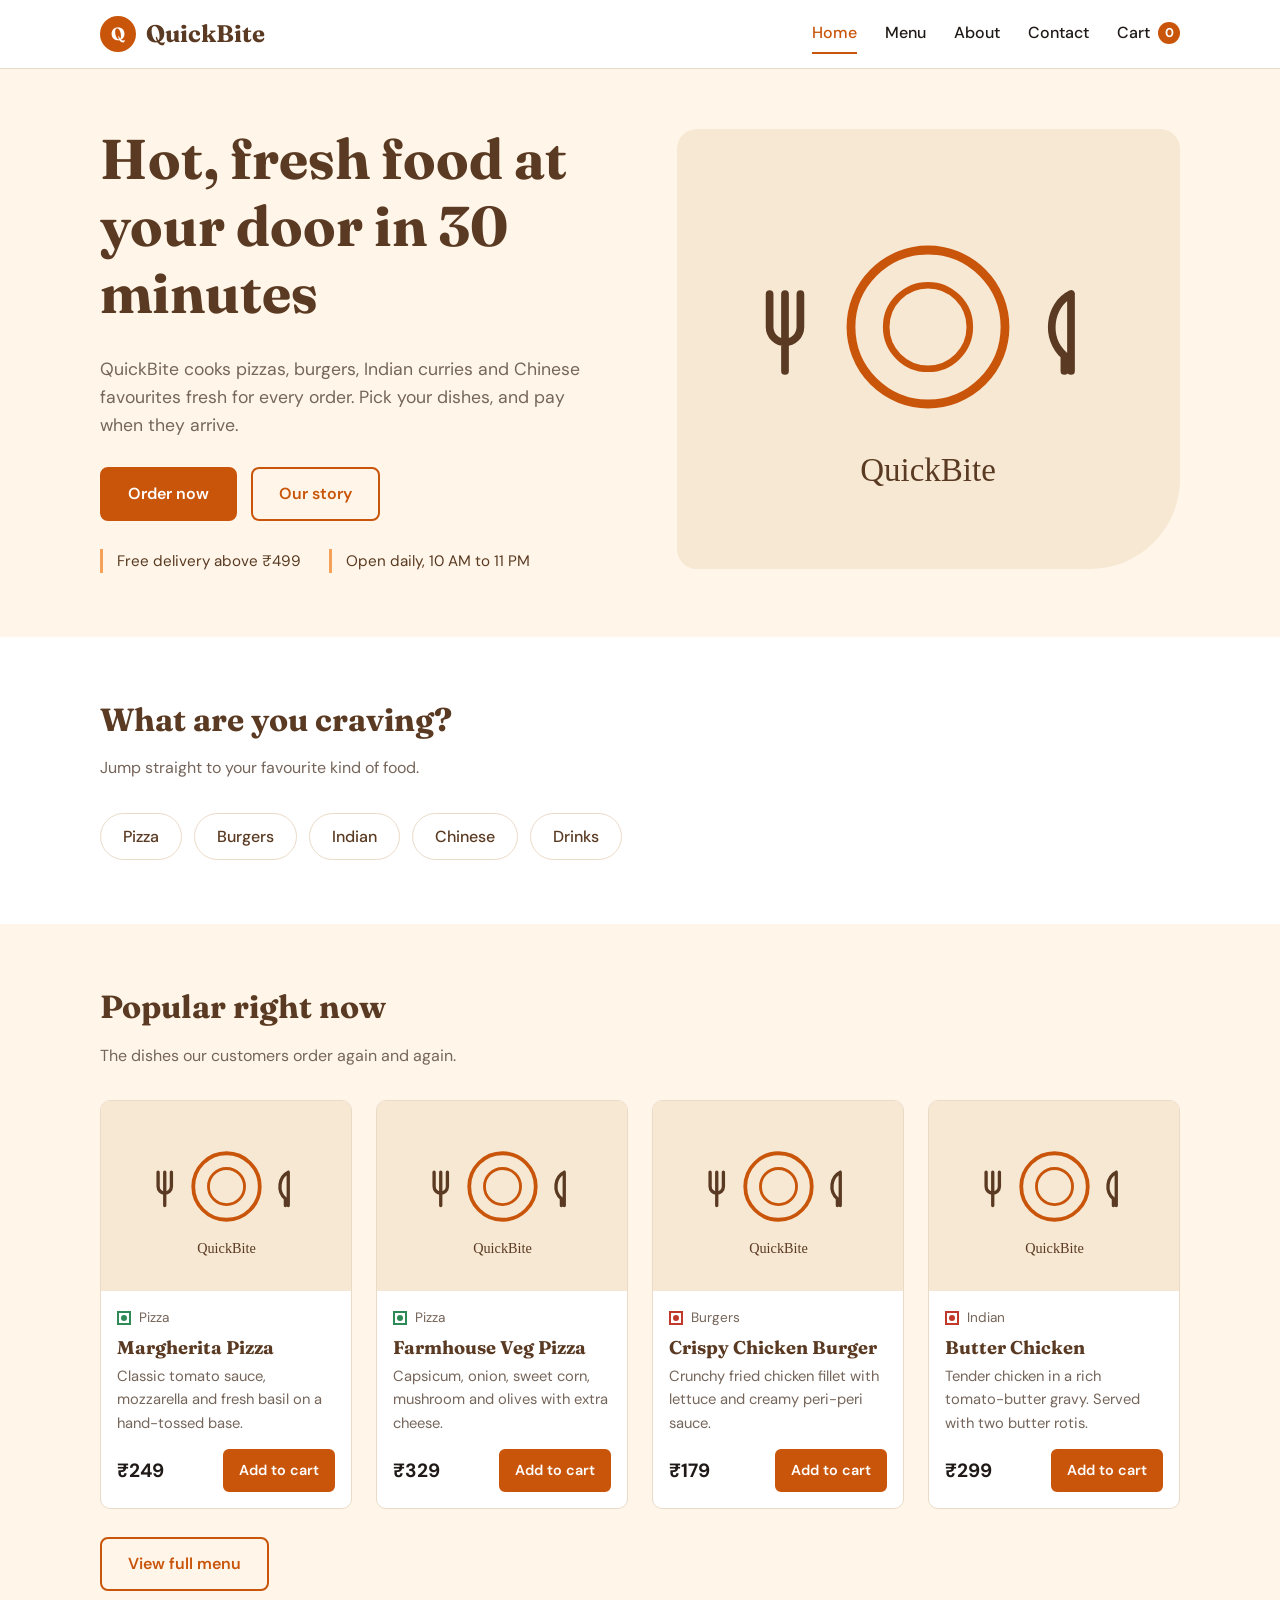
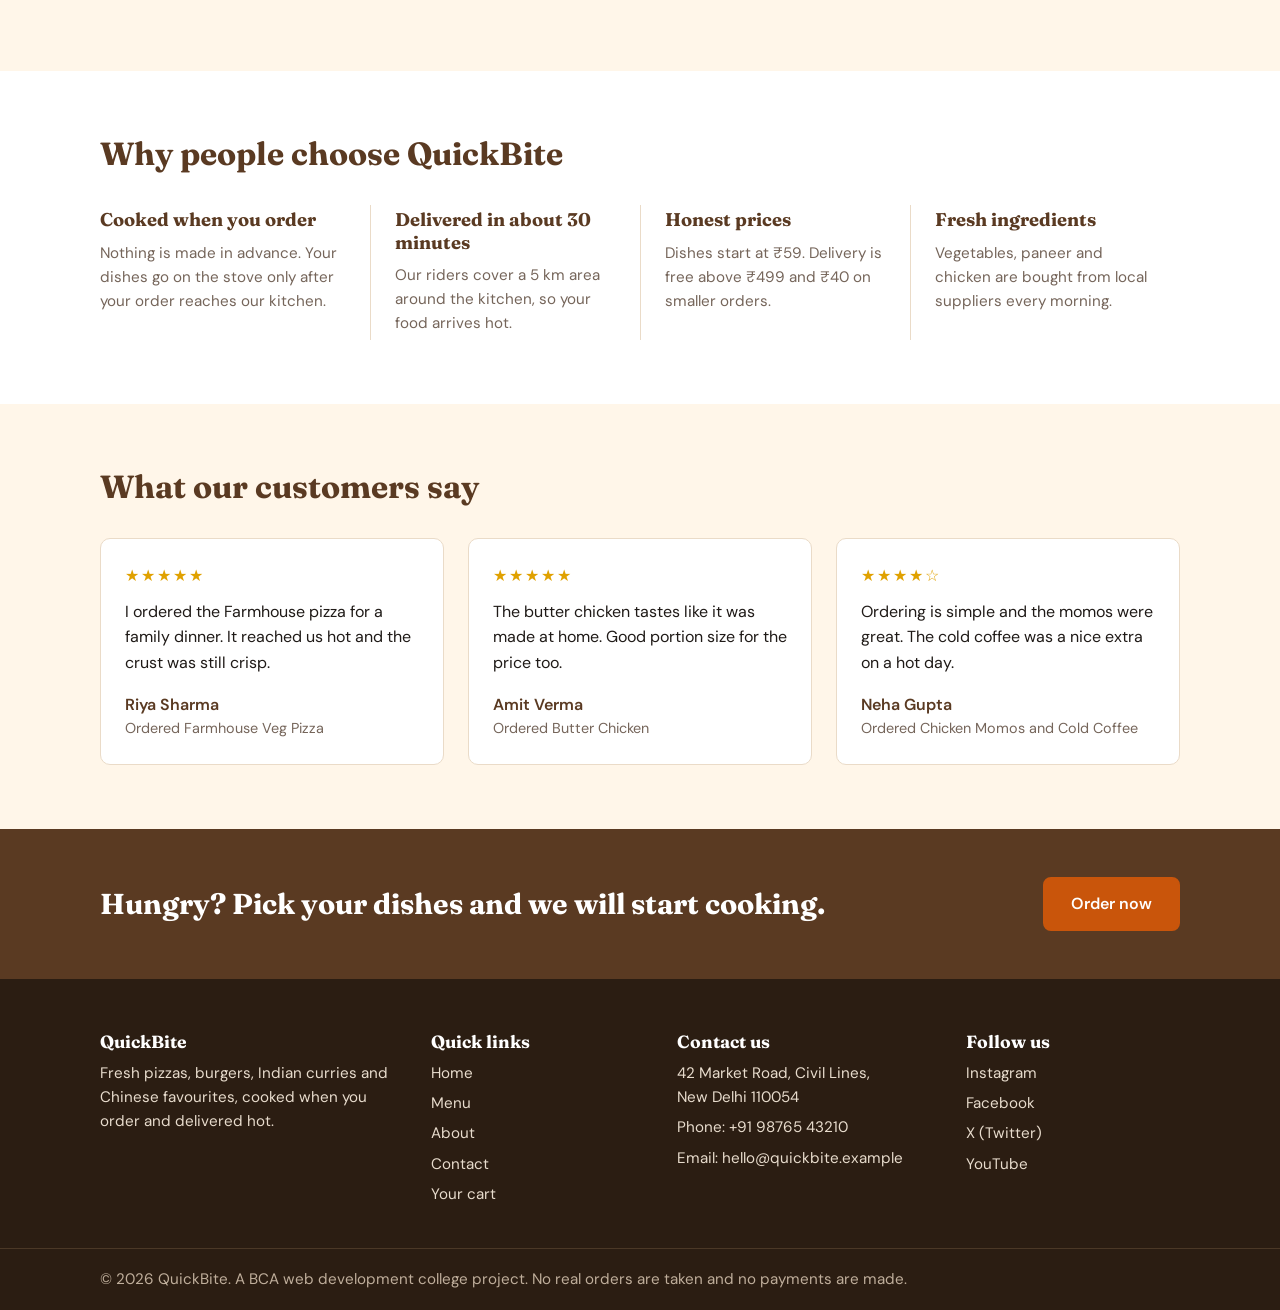
<file: index.html>
<!DOCTYPE html>
<html lang="en">
<head>
  <meta charset="UTF-8">
  <meta name="viewport" content="width=device-width, initial-scale=1.0">
  <title>QuickBite | Online Food Ordering</title>
  <meta name="description" content="Order pizza, burgers, Indian and Chinese food online from QuickBite. Fresh food delivered in about 30 minutes.">
  <link rel="icon" type="image/svg+xml" href="images/favicon.svg">
  <link rel="preconnect" href="https://fonts.googleapis.com">
  <link rel="preconnect" href="https://fonts.gstatic.com" crossorigin>
  <link href="https://fonts.googleapis.com/css2?family=DM+Sans:wght@400;500;700&family=Fraunces:wght@600;700&display=swap" rel="stylesheet">
  <link rel="stylesheet" href="css/style.css">
</head>
<body>
  <header class="site-header">
    <div class="container header-inner">
      <a href="index.html" class="logo" aria-label="QuickBite home">
        <span class="logo-mark">Q</span>
        QuickBite
      </a>

      <button type="button" class="nav-toggle" id="navToggle" aria-expanded="false" aria-controls="mainNav">Menu</button>

      <nav class="main-nav" id="mainNav" aria-label="Main navigation">
        <a href="index.html" class="active" aria-current="page">Home</a>
        <a href="menu.html">Menu</a>
        <a href="about.html">About</a>
        <a href="contact.html">Contact</a>
        <a href="cart.html" class="nav-cart">Cart <span class="cart-count" aria-label="items in cart">0</span></a>
      </nav>
    </div>
  </header>

  <main>
    <!-- Hero -->
    <section class="hero">
      <div class="container hero-inner">
        <div>
          <h1>Hot, fresh food at your door in 30 minutes</h1>
          <p>QuickBite cooks pizzas, burgers, Indian curries and Chinese favourites fresh for every order. Pick your dishes, and pay when they arrive.</p>
          <div class="hero-buttons">
            <a href="menu.html" class="btn">Order now</a>
            <a href="about.html" class="btn btn-outline">Our story</a>
          </div>
          <ul class="hero-facts">
            <li>Free delivery above &#8377;499</li>
            <li>Open daily, 10 AM to 11 PM</li>
          </ul>
        </div>
        <div class="hero-image">
          <img src="https://images.unsplash.com/photo-1504674900247-0877df9cc836?auto=format&fit=crop&w=900&q=80" alt="A table spread with freshly cooked dishes" width="900" height="440">
        </div>
      </div>
    </section>

    <!-- Browse by category -->
    <section class="section">
      <div class="container">
        <div class="section-head">
          <h2>What are you craving?</h2>
          <p>Jump straight to your favourite kind of food.</p>
        </div>
        <div class="category-links">
          <a href="menu.html?category=pizza">Pizza</a>
          <a href="menu.html?category=burgers">Burgers</a>
          <a href="menu.html?category=indian">Indian</a>
          <a href="menu.html?category=chinese">Chinese</a>
          <a href="menu.html?category=drinks">Drinks</a>
        </div>
      </div>
    </section>

    <!-- Popular food (cards are created by script.js) -->
    <section class="section section-alt">
      <div class="container">
        <div class="section-head">
          <h2>Popular right now</h2>
          <p>The dishes our customers order again and again.</p>
        </div>
        <div class="food-grid" id="popularGrid"></div>
        <p class="section-link"><a href="menu.html" class="btn btn-outline">View full menu</a></p>
      </div>
    </section>

    <!-- Why choose us -->
    <section class="section">
      <div class="container">
        <div class="section-head">
          <h2>Why people choose QuickBite</h2>
        </div>
        <div class="features">
          <div class="feature">
            <h3>Cooked when you order</h3>
            <p>Nothing is made in advance. Your dishes go on the stove only after your order reaches our kitchen.</p>
          </div>
          <div class="feature">
            <h3>Delivered in about 30 minutes</h3>
            <p>Our riders cover a 5 km area around the kitchen, so your food arrives hot.</p>
          </div>
          <div class="feature">
            <h3>Honest prices</h3>
            <p>Dishes start at &#8377;59. Delivery is free above &#8377;499 and &#8377;40 on smaller orders.</p>
          </div>
          <div class="feature">
            <h3>Fresh ingredients</h3>
            <p>Vegetables, paneer and chicken are bought from local suppliers every morning.</p>
          </div>
        </div>
      </div>
    </section>

    <!-- Customer reviews -->
    <section class="section section-alt">
      <div class="container">
        <div class="section-head">
          <h2>What our customers say</h2>
        </div>
        <div class="reviews">
          <figure class="review">
            <div class="stars" role="img" aria-label="5 out of 5 stars">&#9733;&#9733;&#9733;&#9733;&#9733;</div>
            <blockquote>I ordered the Farmhouse pizza for a family dinner. It reached us hot and the crust was still crisp.</blockquote>
            <figcaption>Riya Sharma<span>Ordered Farmhouse Veg Pizza</span></figcaption>
          </figure>
          <figure class="review">
            <div class="stars" role="img" aria-label="5 out of 5 stars">&#9733;&#9733;&#9733;&#9733;&#9733;</div>
            <blockquote>The butter chicken tastes like it was made at home. Good portion size for the price too.</blockquote>
            <figcaption>Amit Verma<span>Ordered Butter Chicken</span></figcaption>
          </figure>
          <figure class="review">
            <div class="stars" role="img" aria-label="4 out of 5 stars">&#9733;&#9733;&#9733;&#9733;&#9734;</div>
            <blockquote>Ordering is simple and the momos were great. The cold coffee was a nice extra on a hot day.</blockquote>
            <figcaption>Neha Gupta<span>Ordered Chicken Momos and Cold Coffee</span></figcaption>
          </figure>
        </div>
      </div>
    </section>

    <!-- Call to action -->
    <section class="cta-band">
      <div class="container cta-inner">
        <h2>Hungry? Pick your dishes and we will start cooking.</h2>
        <a href="menu.html" class="btn">Order now</a>
      </div>
    </section>
  </main>
  <footer class="site-footer">
    <div class="container footer-grid">
      <div>
        <h3>QuickBite</h3>
        <p>Fresh pizzas, burgers, Indian curries and Chinese favourites, cooked when you order and delivered hot.</p>
      </div>
      <div>
        <h3>Quick links</h3>
        <ul>
          <li><a href="index.html">Home</a></li>
          <li><a href="menu.html">Menu</a></li>
          <li><a href="about.html">About</a></li>
          <li><a href="contact.html">Contact</a></li>
          <li><a href="cart.html">Your cart</a></li>
        </ul>
      </div>
      <div>
        <h3>Contact us</h3>
        <p>42 Market Road, Civil Lines,<br>New Delhi 110054</p>
        <p>Phone: <a href="tel:+919876543210">+91 98765 43210</a></p>
        <p>Email: <a href="mailto:hello@quickbite.example">hello@quickbite.example</a></p>
      </div>
      <div>
        <h3>Follow us</h3>
        <ul>
          <li><a href="https://www.instagram.com" target="_blank" rel="noopener">Instagram</a></li>
          <li><a href="https://www.facebook.com" target="_blank" rel="noopener">Facebook</a></li>
          <li><a href="https://x.com" target="_blank" rel="noopener">X (Twitter)</a></li>
          <li><a href="https://www.youtube.com" target="_blank" rel="noopener">YouTube</a></li>
        </ul>
      </div>
    </div>
    <div class="footer-bottom">
      <div class="container">
        <p>&copy; <span id="year">2026</span> QuickBite. A BCA web development college project. No real orders are taken and no payments are made.</p>
      </div>
    </div>
  </footer>

  <script src="js/script.js"></script>
</body>
</html>
</file>
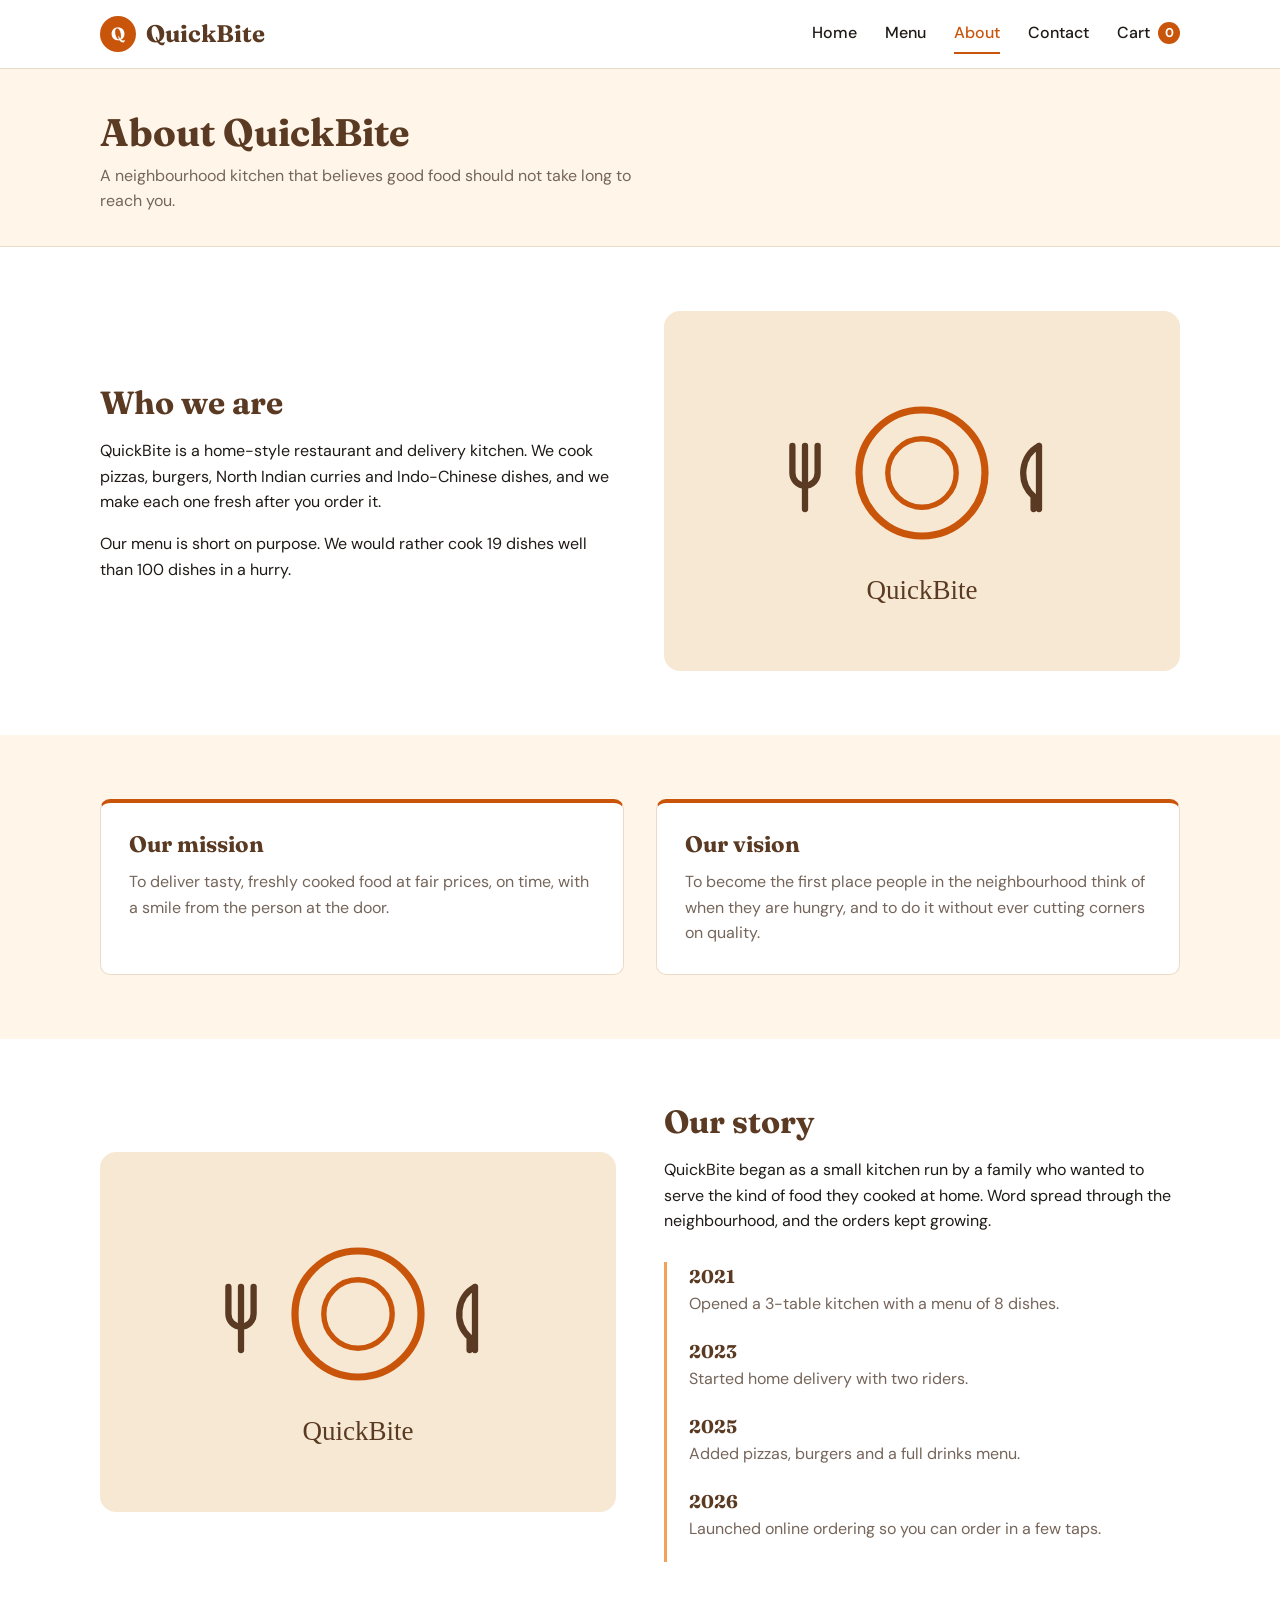
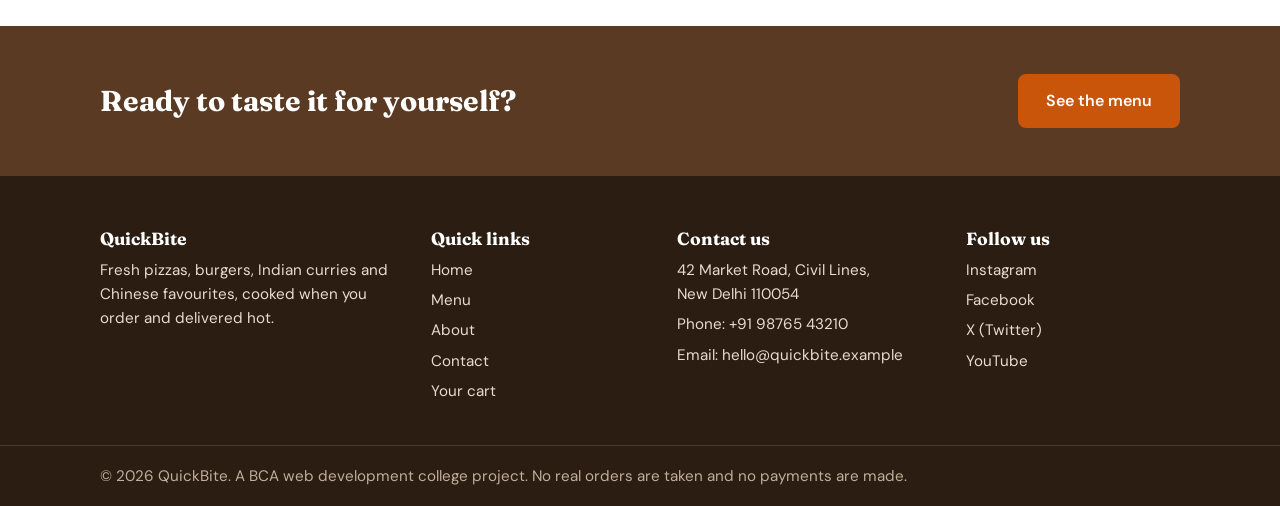
<file: about.html>
<!DOCTYPE html>
<html lang="en">
<head>
  <meta charset="UTF-8">
  <meta name="viewport" content="width=device-width, initial-scale=1.0">
  <title>About Us | QuickBite</title>
  <meta name="description" content="Learn about QuickBite, our mission, vision and story.">
  <link rel="icon" type="image/svg+xml" href="images/favicon.svg">
  <link rel="preconnect" href="https://fonts.googleapis.com">
  <link rel="preconnect" href="https://fonts.gstatic.com" crossorigin>
  <link href="https://fonts.googleapis.com/css2?family=DM+Sans:wght@400;500;700&family=Fraunces:wght@600;700&display=swap" rel="stylesheet">
  <link rel="stylesheet" href="css/style.css">
</head>
<body>
  <header class="site-header">
    <div class="container header-inner">
      <a href="index.html" class="logo" aria-label="QuickBite home">
        <span class="logo-mark">Q</span>
        QuickBite
      </a>

      <button type="button" class="nav-toggle" id="navToggle" aria-expanded="false" aria-controls="mainNav">Menu</button>

      <nav class="main-nav" id="mainNav" aria-label="Main navigation">
        <a href="index.html">Home</a>
        <a href="menu.html">Menu</a>
        <a href="about.html" class="active" aria-current="page">About</a>
        <a href="contact.html">Contact</a>
        <a href="cart.html" class="nav-cart">Cart <span class="cart-count" aria-label="items in cart">0</span></a>
      </nav>
    </div>
  </header>

  <main>
    <section class="page-header">
      <div class="container">
        <h1>About QuickBite</h1>
        <p>A neighbourhood kitchen that believes good food should not take long to reach you.</p>
      </div>
    </section>

    <section class="section">
      <div class="container split">
        <div>
          <h2>Who we are</h2>
          <p>QuickBite is a home-style restaurant and delivery kitchen. We cook pizzas, burgers, North Indian curries and Indo-Chinese dishes, and we make each one fresh after you order it.</p>
          <p>Our menu is short on purpose. We would rather cook 19 dishes well than 100 dishes in a hurry.</p>
        </div>
        <img src="https://images.unsplash.com/photo-1414235077428-338989a2e8c0?auto=format&fit=crop&w=800&q=80" alt="Plated dishes ready to be served" loading="lazy">
      </div>
    </section>

    <section class="section section-alt">
      <div class="container two-col">
        <div class="info-block">
          <h3>Our mission</h3>
          <p>To deliver tasty, freshly cooked food at fair prices, on time, with a smile from the person at the door.</p>
        </div>
        <div class="info-block">
          <h3>Our vision</h3>
          <p>To become the first place people in the neighbourhood think of when they are hungry, and to do it without ever cutting corners on quality.</p>
        </div>
      </div>
    </section>

    <section class="section">
      <div class="container split">
        <img src="https://images.unsplash.com/photo-1517248135467-4c7edcad34c4?auto=format&fit=crop&w=800&q=80" alt="Warm, comfortable restaurant seating" loading="lazy">
        <div class="story">
          <h2>Our story</h2>
          <p>QuickBite began as a small kitchen run by a family who wanted to serve the kind of food they cooked at home. Word spread through the neighbourhood, and the orders kept growing.</p>
          <ul class="milestones">
            <li><strong>2021</strong><span>Opened a 3-table kitchen with a menu of 8 dishes.</span></li>
            <li><strong>2023</strong><span>Started home delivery with two riders.</span></li>
            <li><strong>2025</strong><span>Added pizzas, burgers and a full drinks menu.</span></li>
            <li><strong>2026</strong><span>Launched online ordering so you can order in a few taps.</span></li>
          </ul>
        </div>
      </div>
    </section>

    <section class="cta-band">
      <div class="container cta-inner">
        <h2>Ready to taste it for yourself?</h2>
        <a href="menu.html" class="btn">See the menu</a>
      </div>
    </section>
  </main>
  <footer class="site-footer">
    <div class="container footer-grid">
      <div>
        <h3>QuickBite</h3>
        <p>Fresh pizzas, burgers, Indian curries and Chinese favourites, cooked when you order and delivered hot.</p>
      </div>
      <div>
        <h3>Quick links</h3>
        <ul>
          <li><a href="index.html">Home</a></li>
          <li><a href="menu.html">Menu</a></li>
          <li><a href="about.html">About</a></li>
          <li><a href="contact.html">Contact</a></li>
          <li><a href="cart.html">Your cart</a></li>
        </ul>
      </div>
      <div>
        <h3>Contact us</h3>
        <p>42 Market Road, Civil Lines,<br>New Delhi 110054</p>
        <p>Phone: <a href="tel:+919876543210">+91 98765 43210</a></p>
        <p>Email: <a href="mailto:hello@quickbite.example">hello@quickbite.example</a></p>
      </div>
      <div>
        <h3>Follow us</h3>
        <ul>
          <li><a href="https://www.instagram.com" target="_blank" rel="noopener">Instagram</a></li>
          <li><a href="https://www.facebook.com" target="_blank" rel="noopener">Facebook</a></li>
          <li><a href="https://x.com" target="_blank" rel="noopener">X (Twitter)</a></li>
          <li><a href="https://www.youtube.com" target="_blank" rel="noopener">YouTube</a></li>
        </ul>
      </div>
    </div>
    <div class="footer-bottom">
      <div class="container">
        <p>&copy; <span id="year">2026</span> QuickBite. A BCA web development college project. No real orders are taken and no payments are made.</p>
      </div>
    </div>
  </footer>

  <script src="js/script.js"></script>
</body>
</html>
</file>
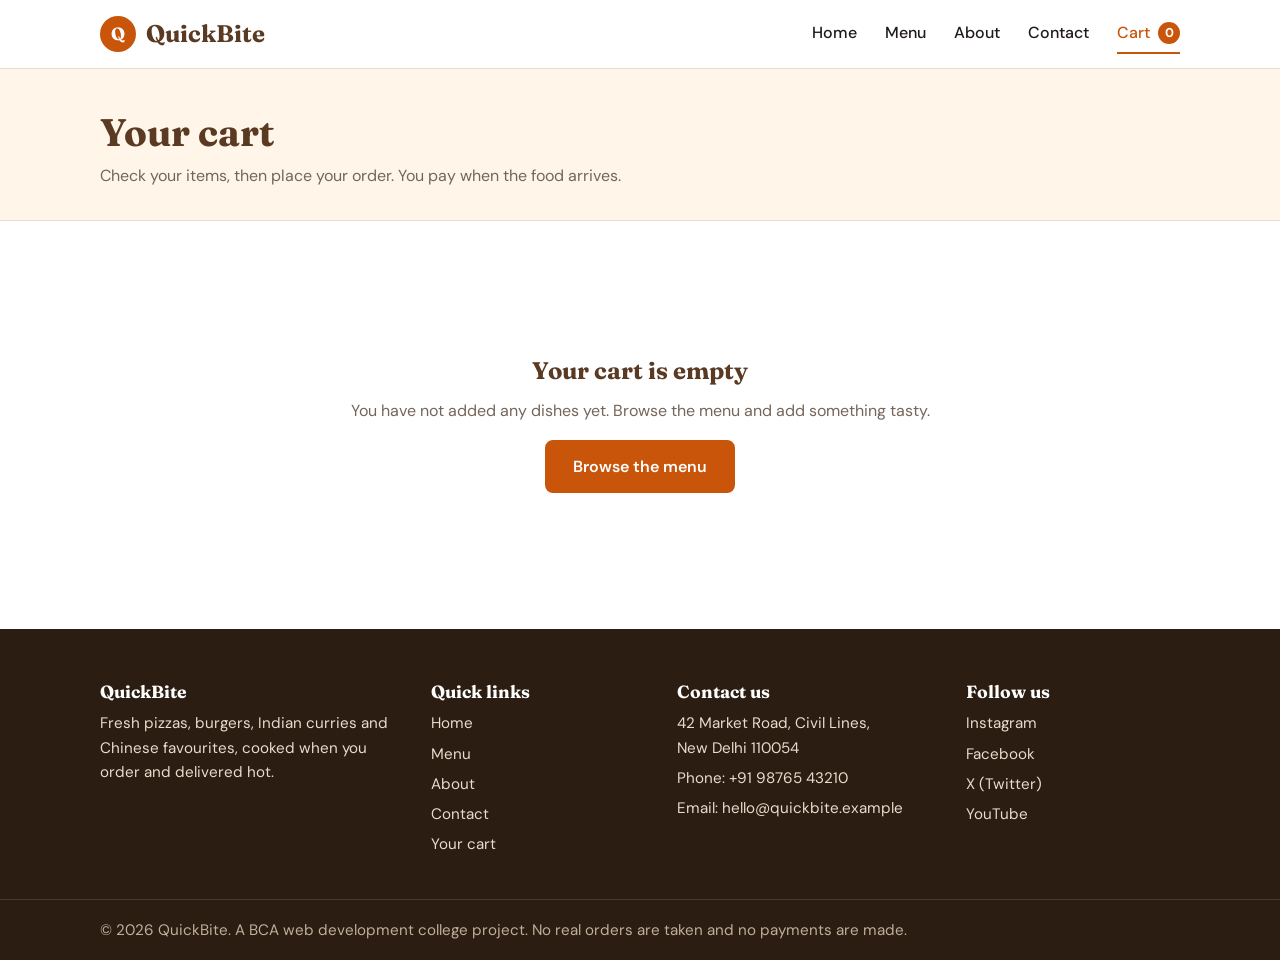
<file: cart.html>
<!DOCTYPE html>
<html lang="en">
<head>
  <meta charset="UTF-8">
  <meta name="viewport" content="width=device-width, initial-scale=1.0">
  <title>Your Cart | QuickBite</title>
  <meta name="description" content="Review your QuickBite order and check out.">
  <link rel="icon" type="image/svg+xml" href="images/favicon.svg">
  <link rel="preconnect" href="https://fonts.googleapis.com">
  <link rel="preconnect" href="https://fonts.gstatic.com" crossorigin>
  <link href="https://fonts.googleapis.com/css2?family=DM+Sans:wght@400;500;700&family=Fraunces:wght@600;700&display=swap" rel="stylesheet">
  <link rel="stylesheet" href="css/style.css">
</head>
<body>
  <header class="site-header">
    <div class="container header-inner">
      <a href="index.html" class="logo" aria-label="QuickBite home">
        <span class="logo-mark">Q</span>
        QuickBite
      </a>

      <button type="button" class="nav-toggle" id="navToggle" aria-expanded="false" aria-controls="mainNav">Menu</button>

      <nav class="main-nav" id="mainNav" aria-label="Main navigation">
        <a href="index.html">Home</a>
        <a href="menu.html">Menu</a>
        <a href="about.html">About</a>
        <a href="contact.html">Contact</a>
        <a href="cart.html" class="nav-cart active" aria-current="page">Cart <span class="cart-count" aria-label="items in cart">0</span></a>
      </nav>
    </div>
  </header>

  <main>
    <section class="page-header">
      <div class="container">
        <h1 id="cartHeading">Your cart</h1>
        <p>Check your items, then place your order. You pay when the food arrives.</p>
      </div>
    </section>

    <section class="section">
      <div class="container">

        <!-- Shown when the cart has no items -->
        <div class="empty-cart" id="cartEmpty" hidden>
          <h2>Your cart is empty</h2>
          <p>You have not added any dishes yet. Browse the menu and add something tasty.</p>
          <a href="menu.html" class="btn">Browse the menu</a>
        </div>

        <!-- Shown when the cart has items -->
        <div id="cartContent" hidden>
          <div class="cart-layout">
            <ul id="cartItems"></ul>

            <aside class="summary-box" aria-label="Order summary">
              <h2>Order summary</h2>
              <div class="summary-row"><span>Subtotal</span><span id="subtotal">&#8377;0</span></div>
              <div class="summary-row"><span>Delivery</span><span id="delivery">&#8377;0</span></div>
              <div class="summary-row total"><span>Total</span><span id="total">&#8377;0</span></div>
              <p class="free-note" id="freeNote"></p>
              <button type="button" class="btn btn-block" id="checkoutBtn">Proceed to checkout</button>
            </aside>
          </div>

          <!-- Checkout form (revealed by the checkout button) -->
          <section class="checkout-box" id="checkoutSection" hidden>
            <h2>Delivery details</h2>
            <form id="checkoutForm" novalidate>
              <div class="form-group">
                <label for="customerName">Full name</label>
                <input type="text" id="customerName" name="customerName" autocomplete="name">
                <span class="error-msg" id="customerNameError"></span>
              </div>

              <div class="form-group">
                <label for="customerPhone">Mobile number</label>
                <input type="tel" id="customerPhone" name="customerPhone" placeholder="10-digit number" autocomplete="tel" inputmode="numeric">
                <span class="error-msg" id="customerPhoneError"></span>
              </div>

              <div class="form-group">
                <label for="customerAddress">Delivery address</label>
                <textarea id="customerAddress" name="customerAddress" rows="3" placeholder="House number, street, area, landmark" autocomplete="street-address"></textarea>
                <span class="error-msg" id="customerAddressError"></span>
              </div>

              <fieldset class="payment-options">
                <legend>Payment method</legend>
                <label><input type="radio" name="payment" value="Cash on Delivery" checked> Cash on Delivery</label>
                <label><input type="radio" name="payment" value="UPI on Delivery"> UPI on Delivery</label>
                <label><input type="radio" name="payment" value="Card on Delivery"> Card on Delivery</label>
              </fieldset>

              <button type="submit" class="btn">Place order</button>
            </form>
          </section>
        </div>

        <!-- Shown after a successful order -->
        <div class="confirmation" id="orderConfirmation" hidden>
          <div class="confirm-tick" aria-hidden="true">&#10003;</div>
          <h2>Thank you, <span id="confName"></span>!</h2>
          <p>Your order has been placed. Your order ID is:</p>
          <div class="order-id" id="confId"></div>
          <div class="confirm-details">
            <p><strong>Amount to pay:</strong> <span id="confTotal"></span></p>
            <p><strong>Payment:</strong> <span id="confPayment"></span></p>
            <p><strong>Delivering to:</strong> <span id="confAddress"></span></p>
            <p><strong>Estimated time:</strong> 30 to 40 minutes</p>
          </div>
          <p><small>This is a demo project, so no real order has been placed.</small></p>
          <a href="menu.html" class="btn">Order something else</a>
        </div>

      </div>
    </section>
  </main>
  <footer class="site-footer">
    <div class="container footer-grid">
      <div>
        <h3>QuickBite</h3>
        <p>Fresh pizzas, burgers, Indian curries and Chinese favourites, cooked when you order and delivered hot.</p>
      </div>
      <div>
        <h3>Quick links</h3>
        <ul>
          <li><a href="index.html">Home</a></li>
          <li><a href="menu.html">Menu</a></li>
          <li><a href="about.html">About</a></li>
          <li><a href="contact.html">Contact</a></li>
          <li><a href="cart.html">Your cart</a></li>
        </ul>
      </div>
      <div>
        <h3>Contact us</h3>
        <p>42 Market Road, Civil Lines,<br>New Delhi 110054</p>
        <p>Phone: <a href="tel:+919876543210">+91 98765 43210</a></p>
        <p>Email: <a href="mailto:hello@quickbite.example">hello@quickbite.example</a></p>
      </div>
      <div>
        <h3>Follow us</h3>
        <ul>
          <li><a href="https://www.instagram.com" target="_blank" rel="noopener">Instagram</a></li>
          <li><a href="https://www.facebook.com" target="_blank" rel="noopener">Facebook</a></li>
          <li><a href="https://x.com" target="_blank" rel="noopener">X (Twitter)</a></li>
          <li><a href="https://www.youtube.com" target="_blank" rel="noopener">YouTube</a></li>
        </ul>
      </div>
    </div>
    <div class="footer-bottom">
      <div class="container">
        <p>&copy; <span id="year">2026</span> QuickBite. A BCA web development college project. No real orders are taken and no payments are made.</p>
      </div>
    </div>
  </footer>

  <script src="js/script.js"></script>
</body>
</html>
</file>
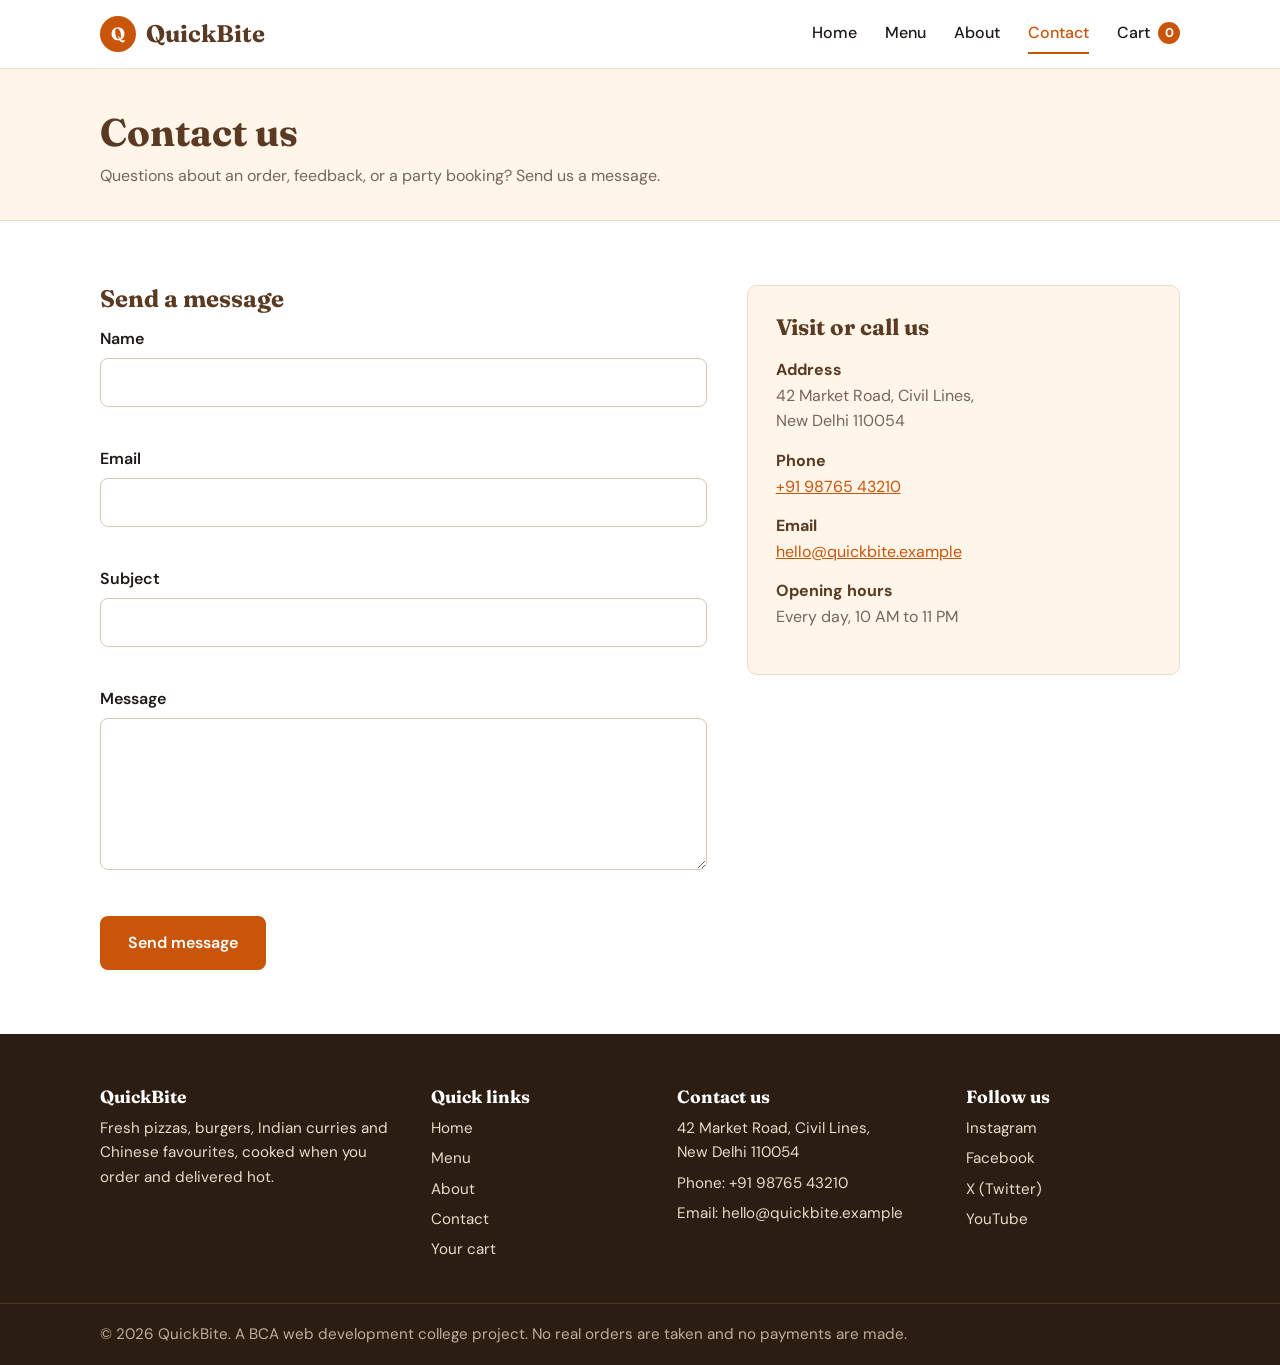
<file: contact.html>
<!DOCTYPE html>
<html lang="en">
<head>
  <meta charset="UTF-8">
  <meta name="viewport" content="width=device-width, initial-scale=1.0">
  <title>Contact Us | QuickBite</title>
  <meta name="description" content="Contact QuickBite for questions, feedback and bookings.">
  <link rel="icon" type="image/svg+xml" href="images/favicon.svg">
  <link rel="preconnect" href="https://fonts.googleapis.com">
  <link rel="preconnect" href="https://fonts.gstatic.com" crossorigin>
  <link href="https://fonts.googleapis.com/css2?family=DM+Sans:wght@400;500;700&family=Fraunces:wght@600;700&display=swap" rel="stylesheet">
  <link rel="stylesheet" href="css/style.css">
</head>
<body>
  <header class="site-header">
    <div class="container header-inner">
      <a href="index.html" class="logo" aria-label="QuickBite home">
        <span class="logo-mark">Q</span>
        QuickBite
      </a>

      <button type="button" class="nav-toggle" id="navToggle" aria-expanded="false" aria-controls="mainNav">Menu</button>

      <nav class="main-nav" id="mainNav" aria-label="Main navigation">
        <a href="index.html">Home</a>
        <a href="menu.html">Menu</a>
        <a href="about.html">About</a>
        <a href="contact.html" class="active" aria-current="page">Contact</a>
        <a href="cart.html" class="nav-cart">Cart <span class="cart-count" aria-label="items in cart">0</span></a>
      </nav>
    </div>
  </header>

  <main>
    <section class="page-header">
      <div class="container">
        <h1>Contact us</h1>
        <p>Questions about an order, feedback, or a party booking? Send us a message.</p>
      </div>
    </section>

    <section class="section">
      <div class="container contact-layout">
        <div>
          <h2>Send a message</h2>
          <div class="success-msg" id="formSuccess" role="status" hidden></div>

          <form id="contactForm" novalidate>
            <div class="form-group">
              <label for="name">Name</label>
              <input type="text" id="name" name="name" autocomplete="name">
              <span class="error-msg" id="nameError"></span>
            </div>
            <div class="form-group">
              <label for="email">Email</label>
              <input type="email" id="email" name="email" autocomplete="email">
              <span class="error-msg" id="emailError"></span>
            </div>
            <div class="form-group">
              <label for="subject">Subject</label>
              <input type="text" id="subject" name="subject">
              <span class="error-msg" id="subjectError"></span>
            </div>
            <div class="form-group">
              <label for="message">Message</label>
              <textarea id="message" name="message" rows="5"></textarea>
              <span class="error-msg" id="messageError"></span>
            </div>
            <button type="submit" class="btn">Send message</button>
          </form>
        </div>

        <aside class="contact-info">
          <h2>Visit or call us</h2>
          <dl>
            <dt>Address</dt>
            <dd>42 Market Road, Civil Lines,<br>New Delhi 110054</dd>
            <dt>Phone</dt>
            <dd><a href="tel:+919876543210">+91 98765 43210</a></dd>
            <dt>Email</dt>
            <dd><a href="mailto:hello@quickbite.example">hello@quickbite.example</a></dd>
            <dt>Opening hours</dt>
            <dd>Every day, 10 AM to 11 PM</dd>
          </dl>
        </aside>
      </div>
    </section>
  </main>
  <footer class="site-footer">
    <div class="container footer-grid">
      <div>
        <h3>QuickBite</h3>
        <p>Fresh pizzas, burgers, Indian curries and Chinese favourites, cooked when you order and delivered hot.</p>
      </div>
      <div>
        <h3>Quick links</h3>
        <ul>
          <li><a href="index.html">Home</a></li>
          <li><a href="menu.html">Menu</a></li>
          <li><a href="about.html">About</a></li>
          <li><a href="contact.html">Contact</a></li>
          <li><a href="cart.html">Your cart</a></li>
        </ul>
      </div>
      <div>
        <h3>Contact us</h3>
        <p>42 Market Road, Civil Lines,<br>New Delhi 110054</p>
        <p>Phone: <a href="tel:+919876543210">+91 98765 43210</a></p>
        <p>Email: <a href="mailto:hello@quickbite.example">hello@quickbite.example</a></p>
      </div>
      <div>
        <h3>Follow us</h3>
        <ul>
          <li><a href="https://www.instagram.com" target="_blank" rel="noopener">Instagram</a></li>
          <li><a href="https://www.facebook.com" target="_blank" rel="noopener">Facebook</a></li>
          <li><a href="https://x.com" target="_blank" rel="noopener">X (Twitter)</a></li>
          <li><a href="https://www.youtube.com" target="_blank" rel="noopener">YouTube</a></li>
        </ul>
      </div>
    </div>
    <div class="footer-bottom">
      <div class="container">
        <p>&copy; <span id="year">2026</span> QuickBite. A BCA web development college project. No real orders are taken and no payments are made.</p>
      </div>
    </div>
  </footer>

  <script src="js/script.js"></script>
</body>
</html>
</file>
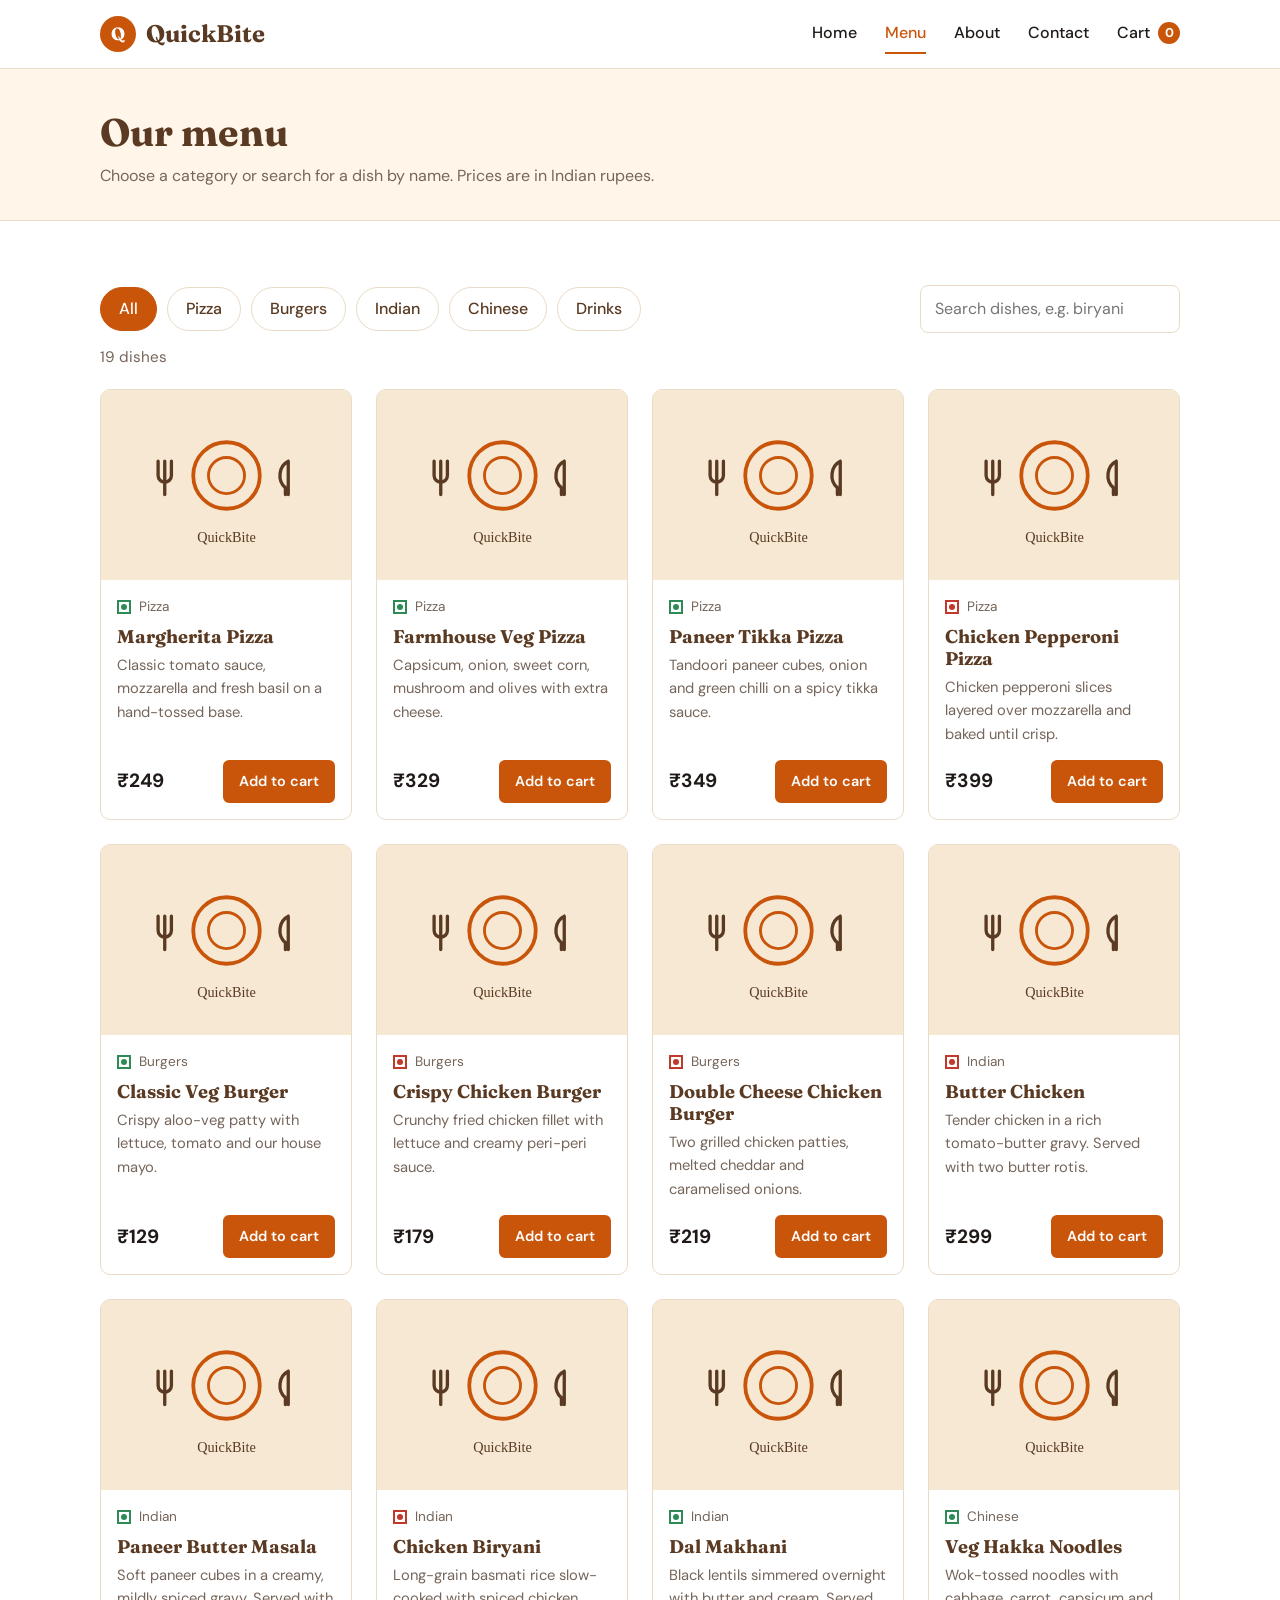
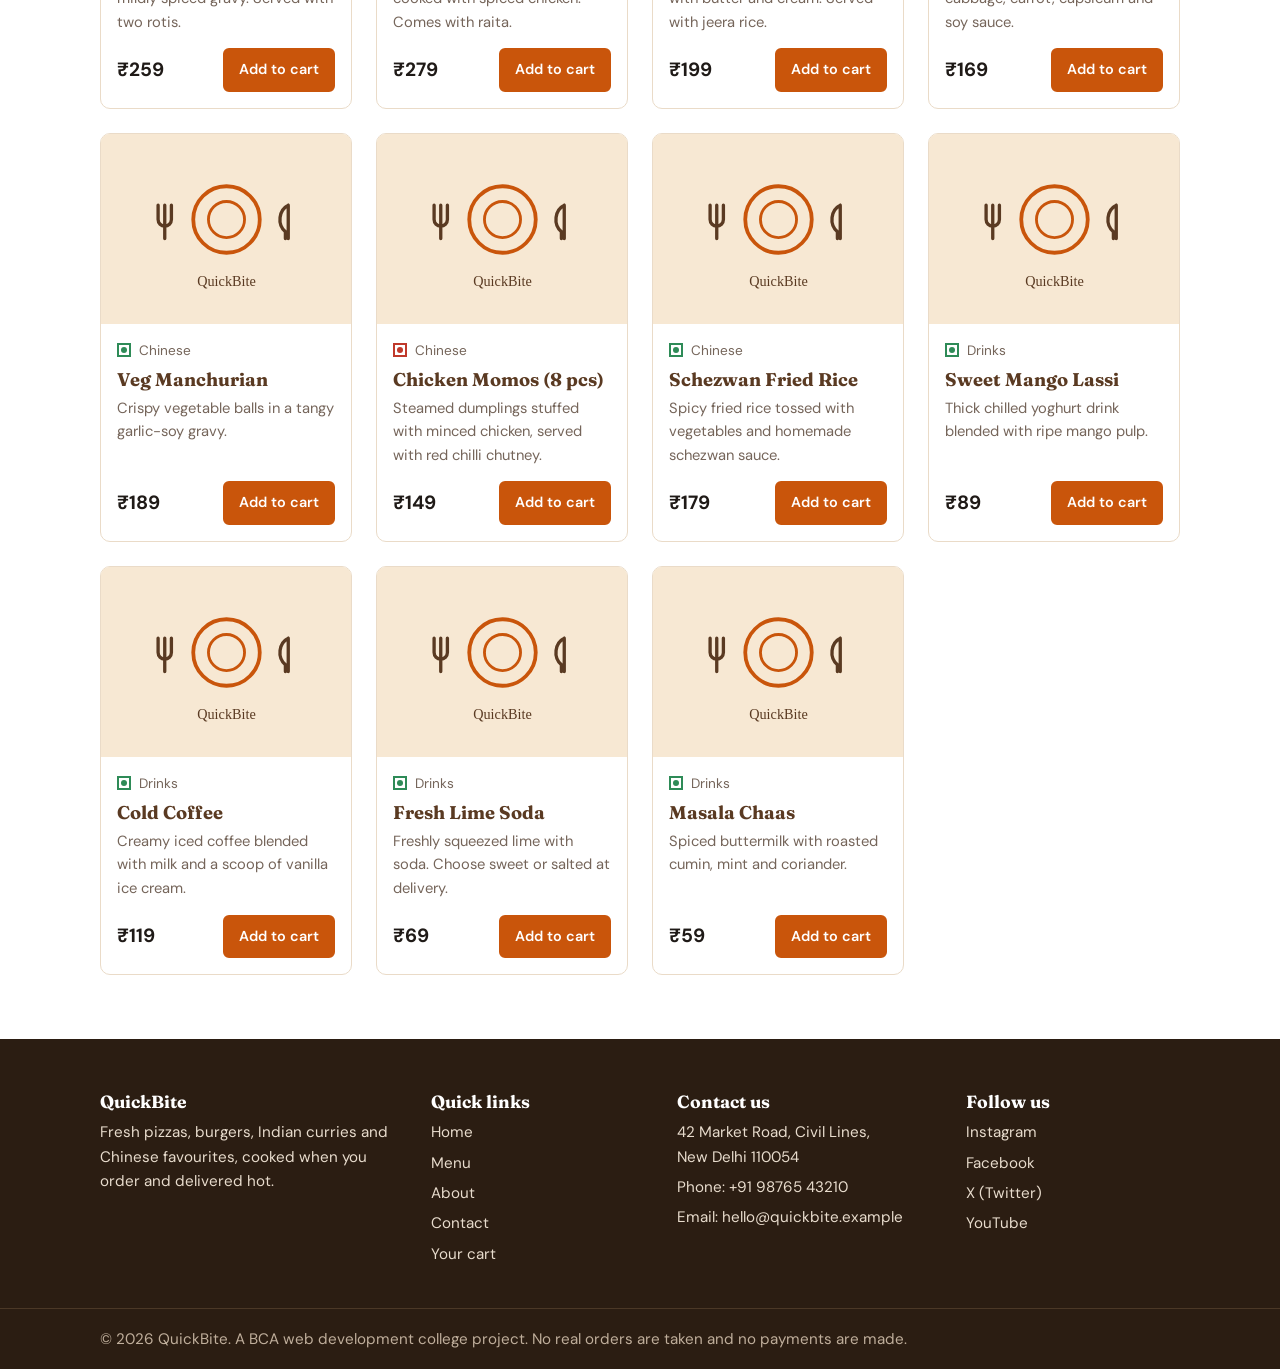
<file: menu.html>
<!DOCTYPE html>
<html lang="en">
<head>
  <meta charset="UTF-8">
  <meta name="viewport" content="width=device-width, initial-scale=1.0">
  <title>Menu | QuickBite</title>
  <meta name="description" content="Browse the QuickBite menu: pizza, burgers, Indian, Chinese and drinks.">
  <link rel="icon" type="image/svg+xml" href="images/favicon.svg">
  <link rel="preconnect" href="https://fonts.googleapis.com">
  <link rel="preconnect" href="https://fonts.gstatic.com" crossorigin>
  <link href="https://fonts.googleapis.com/css2?family=DM+Sans:wght@400;500;700&family=Fraunces:wght@600;700&display=swap" rel="stylesheet">
  <link rel="stylesheet" href="css/style.css">
</head>
<body>
  <header class="site-header">
    <div class="container header-inner">
      <a href="index.html" class="logo" aria-label="QuickBite home">
        <span class="logo-mark">Q</span>
        QuickBite
      </a>

      <button type="button" class="nav-toggle" id="navToggle" aria-expanded="false" aria-controls="mainNav">Menu</button>

      <nav class="main-nav" id="mainNav" aria-label="Main navigation">
        <a href="index.html">Home</a>
        <a href="menu.html" class="active" aria-current="page">Menu</a>
        <a href="about.html">About</a>
        <a href="contact.html">Contact</a>
        <a href="cart.html" class="nav-cart">Cart <span class="cart-count" aria-label="items in cart">0</span></a>
      </nav>
    </div>
  </header>

  <main>
    <section class="page-header">
      <div class="container">
        <h1>Our menu</h1>
        <p>Choose a category or search for a dish by name. Prices are in Indian rupees.</p>
      </div>
    </section>

    <section class="section">
      <div class="container">
        <div class="menu-toolbar">
          <div class="filter-buttons" role="group" aria-label="Filter by category">
            <button type="button" class="filter-btn active" data-category="all">All</button>
            <button type="button" class="filter-btn" data-category="pizza">Pizza</button>
            <button type="button" class="filter-btn" data-category="burgers">Burgers</button>
            <button type="button" class="filter-btn" data-category="indian">Indian</button>
            <button type="button" class="filter-btn" data-category="chinese">Chinese</button>
            <button type="button" class="filter-btn" data-category="drinks">Drinks</button>
          </div>
          <div class="search-box">
            <label for="searchInput" class="sr-only">Search dishes by name</label>
            <input type="search" id="searchInput" placeholder="Search dishes, e.g. biryani" autocomplete="off">
          </div>
        </div>

        <p class="result-count" id="resultCount" aria-live="polite"></p>

        <!-- Cards are created by script.js from the PRODUCTS list -->
        <div class="food-grid" id="menuGrid"></div>
      </div>
    </section>
  </main>
  <footer class="site-footer">
    <div class="container footer-grid">
      <div>
        <h3>QuickBite</h3>
        <p>Fresh pizzas, burgers, Indian curries and Chinese favourites, cooked when you order and delivered hot.</p>
      </div>
      <div>
        <h3>Quick links</h3>
        <ul>
          <li><a href="index.html">Home</a></li>
          <li><a href="menu.html">Menu</a></li>
          <li><a href="about.html">About</a></li>
          <li><a href="contact.html">Contact</a></li>
          <li><a href="cart.html">Your cart</a></li>
        </ul>
      </div>
      <div>
        <h3>Contact us</h3>
        <p>42 Market Road, Civil Lines,<br>New Delhi 110054</p>
        <p>Phone: <a href="tel:+919876543210">+91 98765 43210</a></p>
        <p>Email: <a href="mailto:hello@quickbite.example">hello@quickbite.example</a></p>
      </div>
      <div>
        <h3>Follow us</h3>
        <ul>
          <li><a href="https://www.instagram.com" target="_blank" rel="noopener">Instagram</a></li>
          <li><a href="https://www.facebook.com" target="_blank" rel="noopener">Facebook</a></li>
          <li><a href="https://x.com" target="_blank" rel="noopener">X (Twitter)</a></li>
          <li><a href="https://www.youtube.com" target="_blank" rel="noopener">YouTube</a></li>
        </ul>
      </div>
    </div>
    <div class="footer-bottom">
      <div class="container">
        <p>&copy; <span id="year">2026</span> QuickBite. A BCA web development college project. No real orders are taken and no payments are made.</p>
      </div>
    </div>
  </footer>

  <script src="js/script.js"></script>
</body>
</html>
</file>
<file: css/style.css>
/* ==========================================================
   QuickBite - style.css
   One stylesheet shared by every page.
   Sections:
     1. Variables & reset
     2. Layout helpers
     3. Header / navigation
     4. Buttons
     5. Home page
     6. Menu & food cards
     7. Cart & checkout
     8. About page
     9. Contact page & forms
    10. Footer & toast
    11. Responsive rules
   ========================================================== */

/* ---------- 1. Variables & reset ---------- */
:root {
  --orange: #c9550b;        /* main brand colour (buttons, links) */
  --orange-dark: #a84508;   /* hover colour */
  --orange-soft: #f6a15a;   /* decorative use only */
  --cream: #fff6e9;         /* light section background */
  --cream-dark: #f7e8d3;
  --brown: #5a3a22;         /* headings & footer */
  --ink: #1f1a17;           /* body text */
  --muted: #75655a;         /* secondary text */
  --line: #eadbc8;          /* borders */
  --white: #ffffff;
  --green: #2e8b57;
  --red: #c0392b;
  --radius: 10px;
  --font-head: "Fraunces", Georgia, "Times New Roman", serif;
  --font-body: "DM Sans", "Segoe UI", Arial, sans-serif;
}

*,
*::before,
*::after { box-sizing: border-box; }

html { scroll-behavior: smooth; }

body {
  margin: 0;
  font-family: var(--font-body);
  font-size: 1rem;
  line-height: 1.6;
  color: var(--ink);
  background: var(--white);
}

img { max-width: 100%; display: block; }
a { color: var(--orange); }
a:hover { color: var(--orange-dark); }
h1, h2, h3, h4 {
  font-family: var(--font-head);
  color: var(--brown);
  line-height: 1.2;
  margin: 0 0 0.5em;
}
p { margin: 0 0 1em; }
ul { margin: 0; padding: 0; list-style: none; }

/* The "hidden" attribute must always win over display rules below */
[hidden] { display: none !important; }

/* Visible keyboard focus for accessibility */
:focus-visible {
  outline: 3px solid var(--orange-soft);
  outline-offset: 2px;
}

.sr-only {
  position: absolute;
  width: 1px; height: 1px;
  overflow: hidden;
  clip: rect(0, 0, 0, 0);
  white-space: nowrap;
}

/* ---------- 2. Layout helpers ---------- */
.container {
  width: 100%;
  max-width: 1120px;
  margin: 0 auto;
  padding: 0 20px;
}

.section { padding: 64px 0; }
.section-alt { background: var(--cream); }

.section-head { max-width: 560px; margin-bottom: 32px; }
.section-head h2 { font-size: 2rem; }
.section-head p { color: var(--muted); margin-bottom: 0; }

.page-header {
  background: var(--cream);
  border-bottom: 1px solid var(--line);
  padding: 40px 0 32px;
}
.page-header h1 { font-size: 2.4rem; margin-bottom: 0.2em; }
.page-header p { color: var(--muted); margin: 0; max-width: 560px; }

/* ---------- 3. Header / navigation ---------- */
.site-header {
  position: sticky;
  top: 0;
  z-index: 50;
  background: var(--white);
  border-bottom: 1px solid var(--line);
}

.header-inner {
  display: flex;
  align-items: center;
  justify-content: space-between;
  min-height: 68px;
}

.logo {
  display: flex;
  align-items: center;
  gap: 10px;
  font-family: var(--font-head);
  font-size: 1.5rem;
  font-weight: 700;
  color: var(--brown);
  text-decoration: none;
}
.logo:hover { color: var(--brown); }
.logo-mark {
  display: grid;
  place-items: center;
  width: 36px;
  height: 36px;
  border-radius: 50%;
  background: var(--orange);
  color: var(--white);
  font-size: 1.1rem;
}

.main-nav { display: flex; align-items: center; gap: 28px; }
.main-nav a {
  color: var(--ink);
  text-decoration: none;
  font-weight: 500;
  padding: 6px 0;
  border-bottom: 2px solid transparent;
}
.main-nav a:hover { color: var(--orange); }
.main-nav a.active { color: var(--orange); border-bottom-color: var(--orange); }

.nav-cart {
  display: inline-flex;
  align-items: center;
  gap: 8px;
}
.cart-count {
  display: inline-grid;
  place-items: center;
  min-width: 22px;
  height: 22px;
  padding: 0 6px;
  border-radius: 11px;
  background: var(--orange);
  color: var(--white);
  font-size: 0.8rem;
  font-weight: 700;
}

/* Hamburger button - only visible on small screens */
.nav-toggle {
  display: none;
  background: none;
  border: 1px solid var(--line);
  border-radius: 8px;
  padding: 8px 12px;
  font: inherit;
  font-weight: 600;
  color: var(--brown);
  cursor: pointer;
}

/* ---------- 4. Buttons ---------- */
.btn {
  display: inline-block;
  padding: 12px 26px;
  border: 2px solid var(--orange);
  border-radius: 8px;
  background: var(--orange);
  color: var(--white);
  font: inherit;
  font-weight: 600;
  text-decoration: none;
  text-align: center;
  cursor: pointer;
  transition: background 0.2s, color 0.2s, border-color 0.2s;
}
.btn:hover { background: var(--orange-dark); border-color: var(--orange-dark); color: var(--white); }

.btn-outline { background: transparent; color: var(--orange); }
.btn-outline:hover { background: var(--orange); color: var(--white); }

.btn-small { padding: 8px 14px; font-size: 0.9rem; border-radius: 6px; }
.btn-block { display: block; width: 100%; }

/* ---------- 5. Home page ---------- */
.hero { background: var(--cream); padding: 56px 0 64px; }
.hero-inner {
  display: grid;
  grid-template-columns: 1.05fr 1fr;
  gap: 48px;
  align-items: center;
}
.hero h1 { font-size: clamp(2.2rem, 5vw, 3.5rem); }
.hero p { font-size: 1.1rem; color: var(--muted); max-width: 480px; }
.hero-buttons { display: flex; gap: 14px; flex-wrap: wrap; margin: 28px 0; }
.hero-facts { display: flex; gap: 28px; flex-wrap: wrap; font-size: 0.95rem; color: var(--brown); }
.hero-facts li { padding-left: 14px; border-left: 3px solid var(--orange-soft); }

.hero-image { position: relative; }
.hero-image img {
  width: 100%;
  height: 440px;
  object-fit: cover;
  border-radius: 20px 20px 90px 20px;
}

.category-links { display: flex; flex-wrap: wrap; gap: 12px; }
.category-links a {
  padding: 10px 22px;
  border: 1px solid var(--line);
  border-radius: 30px;
  background: var(--white);
  color: var(--brown);
  font-weight: 500;
  text-decoration: none;
  transition: border-color 0.2s, color 0.2s;
}
.category-links a:hover { border-color: var(--orange); color: var(--orange); }

.section-link { margin-top: 28px; }

.features {
  display: grid;
  grid-template-columns: repeat(4, 1fr);
  gap: 0;
}
.feature { padding: 4px 24px; border-left: 1px solid var(--line); }
.feature:first-child { border-left: 0; padding-left: 0; }
.feature h3 { font-size: 1.15rem; }
.feature p { color: var(--muted); margin: 0; font-size: 0.95rem; }

.reviews { display: grid; grid-template-columns: repeat(3, 1fr); gap: 24px; }
.review {
  background: var(--white);
  border: 1px solid var(--line);
  border-radius: var(--radius);
  padding: 24px;
  margin: 0;
}
.stars { color: #e0a100; letter-spacing: 2px; margin-bottom: 10px; }
.review blockquote { margin: 0 0 16px; }
.review figcaption { font-weight: 600; color: var(--brown); }
.review figcaption span { display: block; font-weight: 400; font-size: 0.9rem; color: var(--muted); }

.cta-band { background: var(--brown); color: var(--cream); padding: 48px 0; }
.cta-inner { display: flex; align-items: center; justify-content: space-between; gap: 24px; flex-wrap: wrap; }
.cta-band h2 { color: var(--white); margin: 0; font-size: 1.8rem; }

/* ---------- 6. Menu & food cards ---------- */
.menu-toolbar {
  display: flex;
  gap: 20px;
  justify-content: space-between;
  align-items: center;
  flex-wrap: wrap;
  margin-bottom: 12px;
}
.filter-buttons { display: flex; flex-wrap: wrap; gap: 10px; }
.filter-btn {
  padding: 8px 18px;
  border: 1px solid var(--line);
  border-radius: 30px;
  background: var(--white);
  color: var(--brown);
  font: inherit;
  font-weight: 500;
  cursor: pointer;
  transition: background 0.2s, color 0.2s, border-color 0.2s;
}
.filter-btn:hover { border-color: var(--orange); color: var(--orange); }
.filter-btn.active { background: var(--orange); border-color: var(--orange); color: var(--white); }

.search-box input {
  width: 260px;
  max-width: 100%;
  padding: 10px 14px;
  border: 1px solid var(--line);
  border-radius: 8px;
  font: inherit;
}

.result-count { color: var(--muted); font-size: 0.95rem; margin-bottom: 20px; }

.food-grid {
  display: grid;
  grid-template-columns: repeat(auto-fill, minmax(250px, 1fr));
  gap: 24px;
}

.food-card {
  display: flex;
  flex-direction: column;
  background: var(--white);
  border: 1px solid var(--line);
  border-radius: var(--radius);
  overflow: hidden;
  transition: box-shadow 0.2s, transform 0.2s;
}
.food-card:hover { box-shadow: 0 6px 18px rgba(90, 58, 34, 0.12); transform: translateY(-2px); }
.food-card img { width: 100%; height: 190px; object-fit: cover; background: var(--cream-dark); }

.food-body { display: flex; flex-direction: column; flex: 1; padding: 16px; }
.food-body h3 { font-size: 1.15rem; margin-bottom: 0.3em; }
.food-body p { flex: 1; color: var(--muted); font-size: 0.92rem; margin-bottom: 14px; }

.food-meta { display: flex; align-items: center; gap: 8px; margin-bottom: 8px; font-size: 0.85rem; color: var(--muted); }
.veg-mark {
  display: inline-block;
  width: 14px;
  height: 14px;
  border: 2px solid var(--green);
  position: relative;
}
.veg-mark::after {
  content: "";
  position: absolute;
  inset: 2px;
  border-radius: 50%;
  background: var(--green);
}
.veg-mark.nonveg { border-color: var(--red); }
.veg-mark.nonveg::after { background: var(--red); }

.food-footer { display: flex; align-items: center; justify-content: space-between; }
.price { font-size: 1.2rem; font-weight: 700; color: var(--ink); }

.no-results {
  grid-column: 1 / -1;
  text-align: center;
  padding: 48px 16px;
  color: var(--muted);
}

/* ---------- 7. Cart & checkout ---------- */
.cart-layout {
  display: grid;
  grid-template-columns: 1fr 340px;
  gap: 32px;
  align-items: start;
}

.cart-item {
  display: grid;
  grid-template-columns: 84px 1fr auto auto auto;
  gap: 16px;
  align-items: center;
  padding: 16px 0;
  border-bottom: 1px solid var(--line);
}
.cart-item:first-child { padding-top: 0; }
.cart-item img { width: 84px; height: 84px; object-fit: cover; border-radius: 8px; background: var(--cream-dark); }
.cart-item h3 { font-size: 1.05rem; margin-bottom: 0.15em; }
.cart-item .unit-price { color: var(--muted); font-size: 0.92rem; margin: 0; }

.qty-control { display: inline-flex; align-items: center; border: 1px solid var(--line); border-radius: 8px; overflow: hidden; }
.qty-control button {
  width: 34px;
  height: 34px;
  border: 0;
  background: var(--cream);
  font: inherit;
  font-size: 1.1rem;
  cursor: pointer;
}
.qty-control button:hover:not(:disabled) { background: var(--cream-dark); }
.qty-control button:disabled { color: #b7a99b; cursor: not-allowed; }
.qty-control span { min-width: 36px; text-align: center; font-weight: 600; }

.line-total { font-weight: 700; min-width: 70px; text-align: right; }
.remove-btn {
  background: none;
  border: 0;
  padding: 0;
  color: var(--red);
  font: inherit;
  font-size: 0.9rem;
  text-decoration: underline;
  cursor: pointer;
}

.summary-box {
  background: var(--cream);
  border: 1px solid var(--line);
  border-radius: var(--radius);
  padding: 24px;
  position: sticky;
  top: 90px;
}
.summary-box h2 { font-size: 1.3rem; }
.summary-row { display: flex; justify-content: space-between; padding: 6px 0; }
.summary-row.total { margin-top: 8px; padding-top: 14px; border-top: 1px solid var(--line); font-size: 1.2rem; font-weight: 700; }
.free-note { font-size: 0.88rem; color: var(--muted); margin: 8px 0 18px; }

.empty-cart { text-align: center; padding: 72px 16px; }
.empty-cart p { color: var(--muted); }

.checkout-box {
  margin-top: 32px;
  padding: 28px;
  border: 1px solid var(--line);
  border-radius: var(--radius);
  background: var(--white);
}
.checkout-box h2 { font-size: 1.5rem; }

.payment-options { border: 0; padding: 0; margin: 0 0 20px; }
.payment-options legend { font-weight: 600; margin-bottom: 8px; padding: 0; }
.payment-options label { display: flex; align-items: center; gap: 10px; padding: 6px 0; font-weight: 400; cursor: pointer; }
.payment-options input { width: auto; }

.confirmation {
  max-width: 600px;
  margin: 0 auto;
  text-align: center;
  padding: 32px 16px;
}
.confirm-tick {
  display: grid;
  place-items: center;
  width: 64px;
  height: 64px;
  margin: 0 auto 16px;
  border-radius: 50%;
  background: var(--green);
  color: var(--white);
  font-size: 2rem;
}
.order-id {
  display: inline-block;
  margin: 8px 0 20px;
  padding: 8px 20px;
  border: 2px dashed var(--orange);
  border-radius: 8px;
  font-size: 1.3rem;
  font-weight: 700;
  color: var(--orange);
}
.confirm-details {
  text-align: left;
  background: var(--cream);
  border-radius: var(--radius);
  padding: 20px 24px;
  margin-bottom: 24px;
}
.confirm-details p { margin: 0 0 6px; }

/* ---------- 8. About page ---------- */
.split {
  display: grid;
  grid-template-columns: 1fr 1fr;
  gap: 48px;
  align-items: center;
}
.split img { width: 100%; height: 360px; object-fit: cover; border-radius: 16px; }
.split h2 { font-size: 2rem; }

.two-col { display: grid; grid-template-columns: 1fr 1fr; gap: 32px; }
.info-block { padding: 28px; background: var(--white); border: 1px solid var(--line); border-top: 4px solid var(--orange); border-radius: var(--radius); }
.info-block h3 { font-size: 1.4rem; }
.info-block p { color: var(--muted); margin: 0; }

.story { max-width: 720px; }
.story h2 { font-size: 2rem; }
.milestones { margin-top: 28px; border-left: 3px solid var(--orange-soft); }
.milestones li { padding: 0 0 20px 22px; }
.milestones strong { display: block; color: var(--brown); font-family: var(--font-head); font-size: 1.15rem; }
.milestones span { color: var(--muted); }

/* ---------- 9. Contact page & forms ---------- */
.contact-layout { display: grid; grid-template-columns: 1.4fr 1fr; gap: 40px; align-items: start; }

.form-group { margin-bottom: 18px; }
label { display: block; font-weight: 600; margin-bottom: 6px; }
input[type="text"],
input[type="email"],
input[type="tel"],
textarea {
  width: 100%;
  padding: 11px 14px;
  border: 1px solid #d8c7b3;
  border-radius: 8px;
  font: inherit;
  background: var(--white);
}
textarea { resize: vertical; min-height: 120px; }
input:focus, textarea:focus { border-color: var(--orange); outline: 2px solid var(--orange-soft); outline-offset: 0; }
input.invalid, textarea.invalid { border-color: var(--red); background: #fff7f6; }
.error-msg { display: block; min-height: 1.2em; margin-top: 4px; color: var(--red); font-size: 0.88rem; }

.success-msg {
  margin-bottom: 20px;
  padding: 14px 18px;
  border-left: 4px solid var(--green);
  border-radius: 6px;
  background: #eaf6ef;
  color: #1d5c3a;
}

.contact-info { background: var(--cream); border: 1px solid var(--line); border-radius: var(--radius); padding: 28px; }
.contact-info h2 { font-size: 1.4rem; }
.contact-info dt { font-weight: 700; color: var(--brown); margin-top: 14px; }
.contact-info dd { margin: 0; color: var(--muted); }

/* ---------- 10. Footer & toast ---------- */
.site-footer { background: #2b1d12; color: #e8dccd; padding: 52px 0 0; }
.footer-grid { display: grid; grid-template-columns: 1.4fr 1fr 1.2fr 1fr; gap: 32px; padding-bottom: 36px; }
.site-footer h3 { color: var(--white); font-size: 1.1rem; }
.site-footer p, .site-footer li { font-size: 0.95rem; margin-bottom: 6px; }
.site-footer a { color: #e8dccd; text-decoration: none; }
.site-footer a:hover { color: var(--orange-soft); text-decoration: underline; }
.footer-bottom { border-top: 1px solid #4b3826; padding: 18px 0; font-size: 0.88rem; color: #bfae9b; }
.footer-bottom p { margin: 0; }

.toast {
  position: fixed;
  left: 50%;
  bottom: 28px;
  z-index: 100;
  max-width: 90%;
  padding: 12px 22px;
  border-radius: 8px;
  background: var(--ink);
  color: var(--white);
  font-size: 0.95rem;
  opacity: 0;
  pointer-events: none;
  transform: translate(-50%, 12px);
  transition: opacity 0.25s, transform 0.25s;
}
.toast.show { opacity: 1; transform: translate(-50%, 0); }

/* ---------- 11. Responsive rules ---------- */

/* Tablets */
@media (max-width: 900px) {
  .hero-inner, .split, .contact-layout, .cart-layout { grid-template-columns: 1fr; }
  .hero-image img { height: 320px; }
  .features { grid-template-columns: 1fr 1fr; row-gap: 28px; }
  .feature:nth-child(3) { border-left: 0; padding-left: 0; }
  .reviews { grid-template-columns: 1fr; }
  .footer-grid { grid-template-columns: 1fr 1fr; }
  .summary-box { position: static; }
}

/* Phones */
@media (max-width: 720px) {
  .nav-toggle { display: block; }
  .main-nav {
    display: none;
    position: absolute;
    top: 100%;
    left: 0;
    right: 0;
    flex-direction: column;
    align-items: stretch;
    gap: 0;
    background: var(--white);
    border-bottom: 1px solid var(--line);
    padding: 8px 20px 16px;
  }
  .main-nav.open { display: flex; }
  .main-nav a { padding: 12px 0; border-bottom: 1px solid var(--line); }
  .main-nav a.active { border-bottom-color: var(--line); }

  .section { padding: 44px 0; }
  .two-col { grid-template-columns: 1fr; }
  .features { grid-template-columns: 1fr; }
  .feature, .feature:nth-child(3) { border-left: 0; padding: 0; }
  .footer-grid { grid-template-columns: 1fr; }
  .search-box, .search-box input { width: 100%; }

  .cart-item { grid-template-columns: 70px 1fr; }
  .cart-item img { width: 70px; height: 70px; }
  .cart-item .qty-control, .cart-item .line-total, .cart-item .remove-btn { grid-column: 2; justify-self: start; text-align: left; }
}

/* Respect users who prefer less motion */
@media (prefers-reduced-motion: reduce) {
  * { transition: none !important; scroll-behavior: auto !important; }
}
</file>
